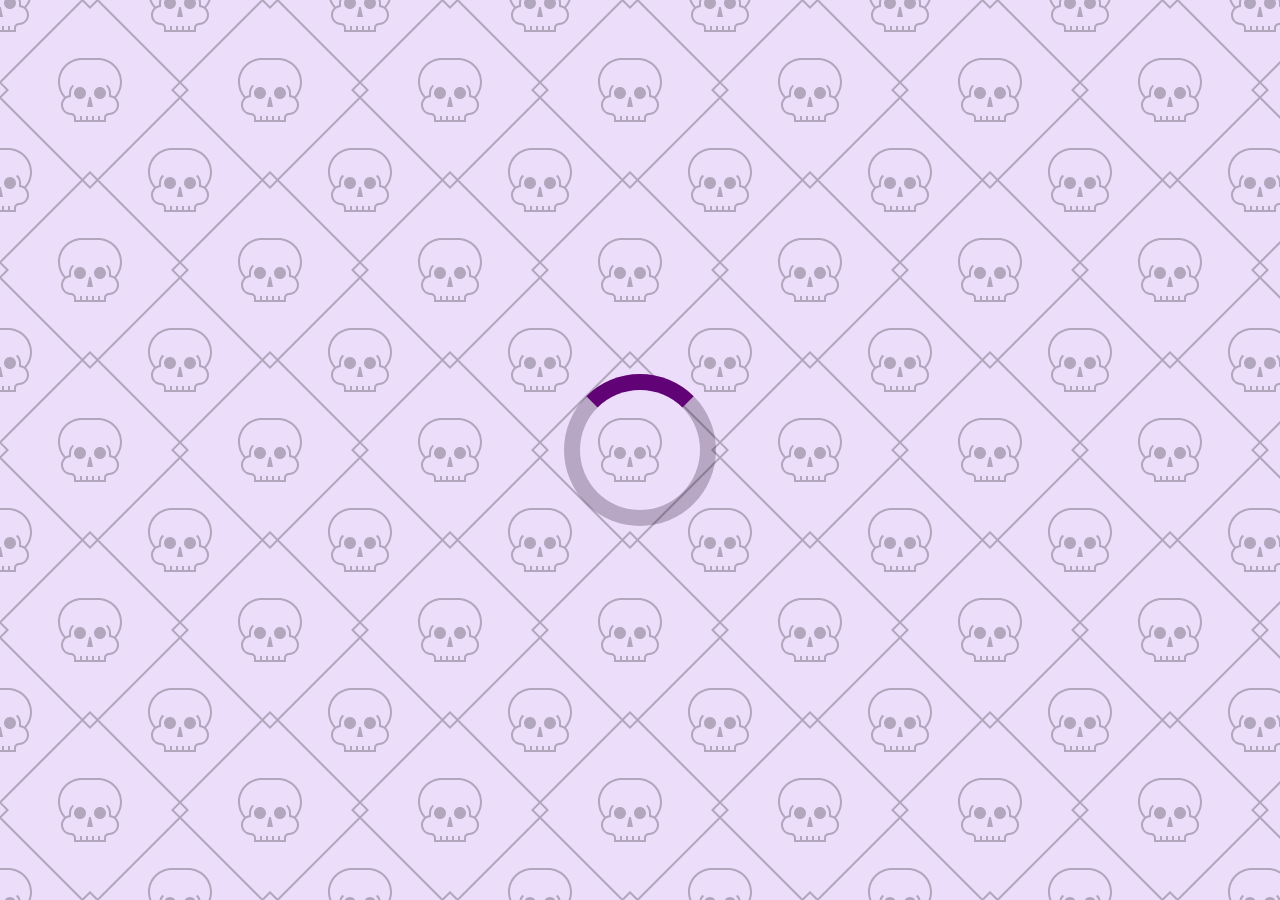
<file: Index.html>
<!DOCTYPE html>
<html lang="en">
  <head>
    <meta charset="UTF-8" />
    <meta http-equiv="X-UA-Compatible" content="IE=edge" />
    <meta name="viewport" content="width=device-width, initial-scale=1.0" />
    <title>Quote Generator</title>
    <link rel="icon" type="image/png" href="favicon.png" />
    <link
      rel="stylesheet"
      href="https://cdnjs.cloudflare.com/ajax/libs/font-awesome/5.15.3/css/all.min.css"
      integrity="sha512-iBBXm8fW90+nuLcSKlbmrPcLa0OT92xO1BIsZ+ywDWZCvqsWgccV3gFoRBv0z+8dLJgyAHIhR35VZc2oM/gI1w=="
      crossorigin="anonymous"
      referrerpolicy="no-referrer"
    />
    <link rel="stylesheet" href="style.css" />
  </head>
  <body>
    <!-- <h1><i class="fab fa-apple"></i> Hello World</h1> -->

    <div class="quotes" id="quotes">
      <div class="context">
        <span id="context">Context</span>
      </div>

      <!-- Quote -->
      <div class="text">
        <i class="fas fa-quote-left"></i>
        <span id="quote">Hello Vighnesh! This is a Quote.</span>
        <i class="fas fa-quote-right"></i>
      </div>

      <!-- Author -->
      <div class="authors">
        <span id="author">Vighnesh</span>
      </div>

      <!-- buttons -->
      <div class="button-container">
        <button class="twitter-button" id="twitter" title="Tweet this!">
          <i class="fab fa-twitter"></i>
        </button>
        <button id="new-quote">New Quote</button>
      </div>
    </div>

    <!-- Loader -->
    <div class="loader" id="loader"></div>

    <!-- script -->
    <script src="script.js"></script>
  </body>
</html>
</file>
<file: style.css>
@import url("https://fonts.googleapis.com/css2?family=Orbitron:wght@500&display=swap");

html {
  box-sizing: border-box;
}

body {
  background-color: #ab65f138;
  background-image: url("data:image/svg+xml,%3Csvg width='180' height='180' viewBox='0 0 180 180' xmlns='http://www.w3.org/2000/svg'%3E%3Cpath d='M82.42 180h-1.415L0 98.995v-2.827L6.167 90 0 83.833V81.004L81.005 0h2.827L90 6.167 96.167 0H98.996L180 81.005v2.827L173.833 90 180 96.167V98.996L98.995 180h-2.827L90 173.833 83.833 180H82.42zm0-1.414L1.413 97.58 8.994 90l-7.58-7.58L82.42 1.413 90 8.994l7.58-7.58 81.006 81.005-7.58 7.58 7.58 7.58-81.005 81.006-7.58-7.58-7.58 7.58zM175.196 0h-25.832c1.033 2.924 2.616 5.59 4.625 7.868C152.145 9.682 151 12.208 151 15c0 5.523 4.477 10 10 10 1.657 0 3 1.343 3 3v4h16V0h-4.803c.51.883.803 1.907.803 3 0 3.314-2.686 6-6 6s-6-2.686-6-6c0-1.093.292-2.117.803-3h10.394-13.685C161.18.938 161 1.948 161 3v4c-4.418 0-8 3.582-8 8s3.582 8 8 8c2.76 0 5 2.24 5 5v2h4v-4h2v4h4v-4h2v4h2V0h-4.803zm-15.783 0c-.27.954-.414 1.96-.414 3v2.2c-1.25.254-2.414.74-3.447 1.412-1.716-1.93-3.098-4.164-4.054-6.612h7.914zM180 17h-3l2.143-10H180v10zm-30.635 163c-.884-2.502-1.365-5.195-1.365-8 0-13.255 10.748-24 23.99-24H180v32h-30.635zm12.147 0c.5-1.416 1.345-2.67 2.434-3.66l-1.345-1.48c-1.498 1.364-2.62 3.136-3.186 5.14H151.5c-.97-2.48-1.5-5.177-1.5-8 0-12.15 9.84-22 22-22h8v30h-18.488zm13.685 0c-1.037-1.793-2.976-3-5.197-3-2.22 0-4.16 1.207-5.197 3h10.394zM0 148h8.01C21.26 148 32 158.742 32 172c0 2.805-.48 5.498-1.366 8H0v-32zm0 2h8c12.15 0 22 9.847 22 22 0 2.822-.53 5.52-1.5 8h-7.914c-.567-2.004-1.688-3.776-3.187-5.14l-1.346 1.48c1.09.99 1.933 2.244 2.434 3.66H0v-30zm15.197 30c-1.037-1.793-2.976-3-5.197-3-2.22 0-4.16 1.207-5.197 3h10.394zM0 32h16v-4c0-1.657 1.343-3 3-3 5.523 0 10-4.477 10-10 0-2.794-1.145-5.32-2.992-7.134C28.018 5.586 29.6 2.924 30.634 0H0v32zm0-2h2v-4h2v4h4v-4h2v4h4v-2c0-2.76 2.24-5 5-5 4.418 0 8-3.582 8-8s-3.582-8-8-8V3c0-1.052-.18-2.062-.512-3H0v30zM28.5 0c-.954 2.448-2.335 4.683-4.05 6.613-1.035-.672-2.2-1.16-3.45-1.413V3c0-1.04-.144-2.046-.414-3H28.5zM0 17h3L.857 7H0v10zM15.197 0c.51.883.803 1.907.803 3 0 3.314-2.686 6-6 6S4 6.314 4 3c0-1.093.292-2.117.803-3h10.394zM109 115c-1.657 0-3 1.343-3 3v4H74v-4c0-1.657-1.343-3-3-3-5.523 0-10-4.477-10-10 0-2.793 1.145-5.318 2.99-7.132C60.262 93.638 58 88.084 58 82c0-13.255 10.748-24 23.99-24h16.02C111.26 58 122 68.742 122 82c0 6.082-2.263 11.636-5.992 15.866C117.855 99.68 119 102.206 119 105c0 5.523-4.477 10-10 10zm0-2c-2.76 0-5 2.24-5 5v2h-4v-4h-2v4h-4v-4h-2v4h-4v-4h-2v4h-4v-4h-2v4h-4v-2c0-2.76-2.24-5-5-5-4.418 0-8-3.582-8-8s3.582-8 8-8v-4c0-2.64 1.136-5.013 2.946-6.66L72.6 84.86C70.39 86.874 69 89.775 69 93v2.2c-1.25.254-2.414.74-3.447 1.412C62.098 92.727 60 87.61 60 82c0-12.15 9.84-22 22-22h16c12.15 0 22 9.847 22 22 0 5.61-2.097 10.728-5.55 14.613-1.035-.672-2.2-1.16-3.45-1.413V93c0-3.226-1.39-6.127-3.6-8.14l-1.346 1.48C107.864 87.987 109 90.36 109 93v4c4.418 0 8 3.582 8 8s-3.582 8-8 8zM90.857 97L93 107h-6l2.143-10h1.714zM80 99c3.314 0 6-2.686 6-6s-2.686-6-6-6-6 2.686-6 6 2.686 6 6 6zm20 0c3.314 0 6-2.686 6-6s-2.686-6-6-6-6 2.686-6 6 2.686 6 6 6z' fill='%23000000' fill-opacity='0.25' fill-rule='evenodd'/%3E%3C/svg%3E");
  margin: 0%;
  min-height: 100vh;
  font-family: orbitron, sans-serif;
  text-align: center;
  font-weight: 700;
  display: flex;
  align-items: center;
  justify-content: center;
}

.quotes {
  width: auto;
  max-width: 900px;
  padding: 20px 30px;
  border-radius: 10px;
  background-color: rgba(138, 30, 247, 0.705);
  box-shadow: 0 10px 10px 10px rgba(193, 142, 235, 0.952);
}

.text {
  font-size: 2.5rem;
}

.authors {
  font-size: 1.5rem;
  margin: 20px;
  font-style: oblique;
}

#context {
  font-size: 2rem;
  /* font-weight: 200; */
  font-style: italic;
  color: rgba(245, 204, 117, 0.818);
}

.button-container {
  margin-top: 10px;
  display: flex;
  justify-content: space-between;
}

button {
  cursor: pointer;
  font-size: 1.2rem;
  height: 2.5rem;
  border: none;
  border-radius: 10px;
  color: white;
  background-color: #333;
  outline: none;
  padding: 0.5rem 1.8rem;
  box-shadow: 0 0.3rem 0.5rem grey;
}

button:hover {
  filter: brightness(120%);
}

button:active {
  transform: translate(0, 0.6rem);
  box-shadow: 0 0.1rem rgba(255, 255, 255, 0.64);
}

.twitter-button:hover {
  color: #38a1f3;
}

.fa-twitter {
  font-size: 1.5rem;
}

#new-quote {
  font-family: orbitron;
}
#new-quote:hover {
  color: coral;
}

.loader {
  border: 16px solid #200b2742; /* Light grey */
  border-top: 16px solid rgb(98, 2, 119); /* Blue */
  border-radius: 50%;
  width: 120px;
  height: 120px;
  animation: spin 2s linear infinite;
}

@keyframes spin {
  0% {
    transform: rotate(0deg);
  }
  100% {
    transform: rotate(360deg);
  }
}

@media screen and (max-width: 1000px) {
  .quotes {
    margin: auto 15px;
  }
  .text {
    font-size: 2rem;
  }
}
</file>
